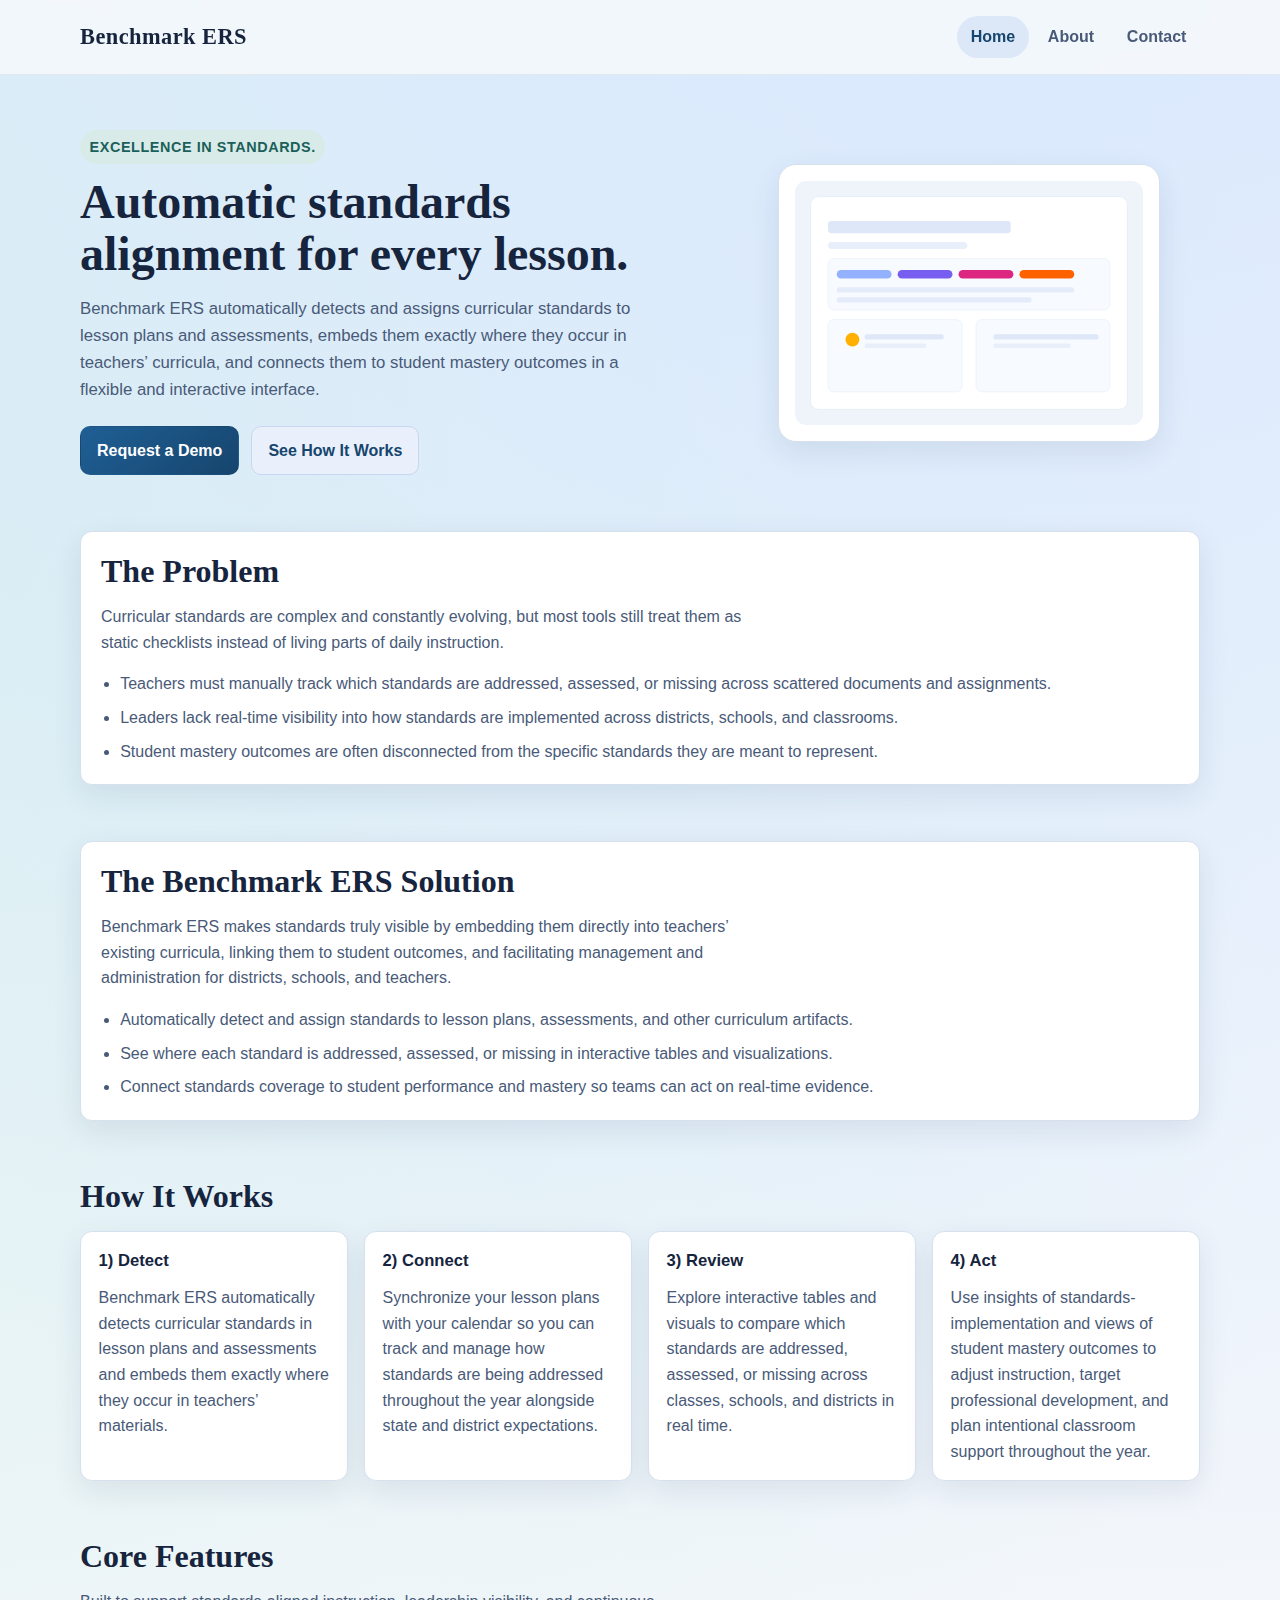
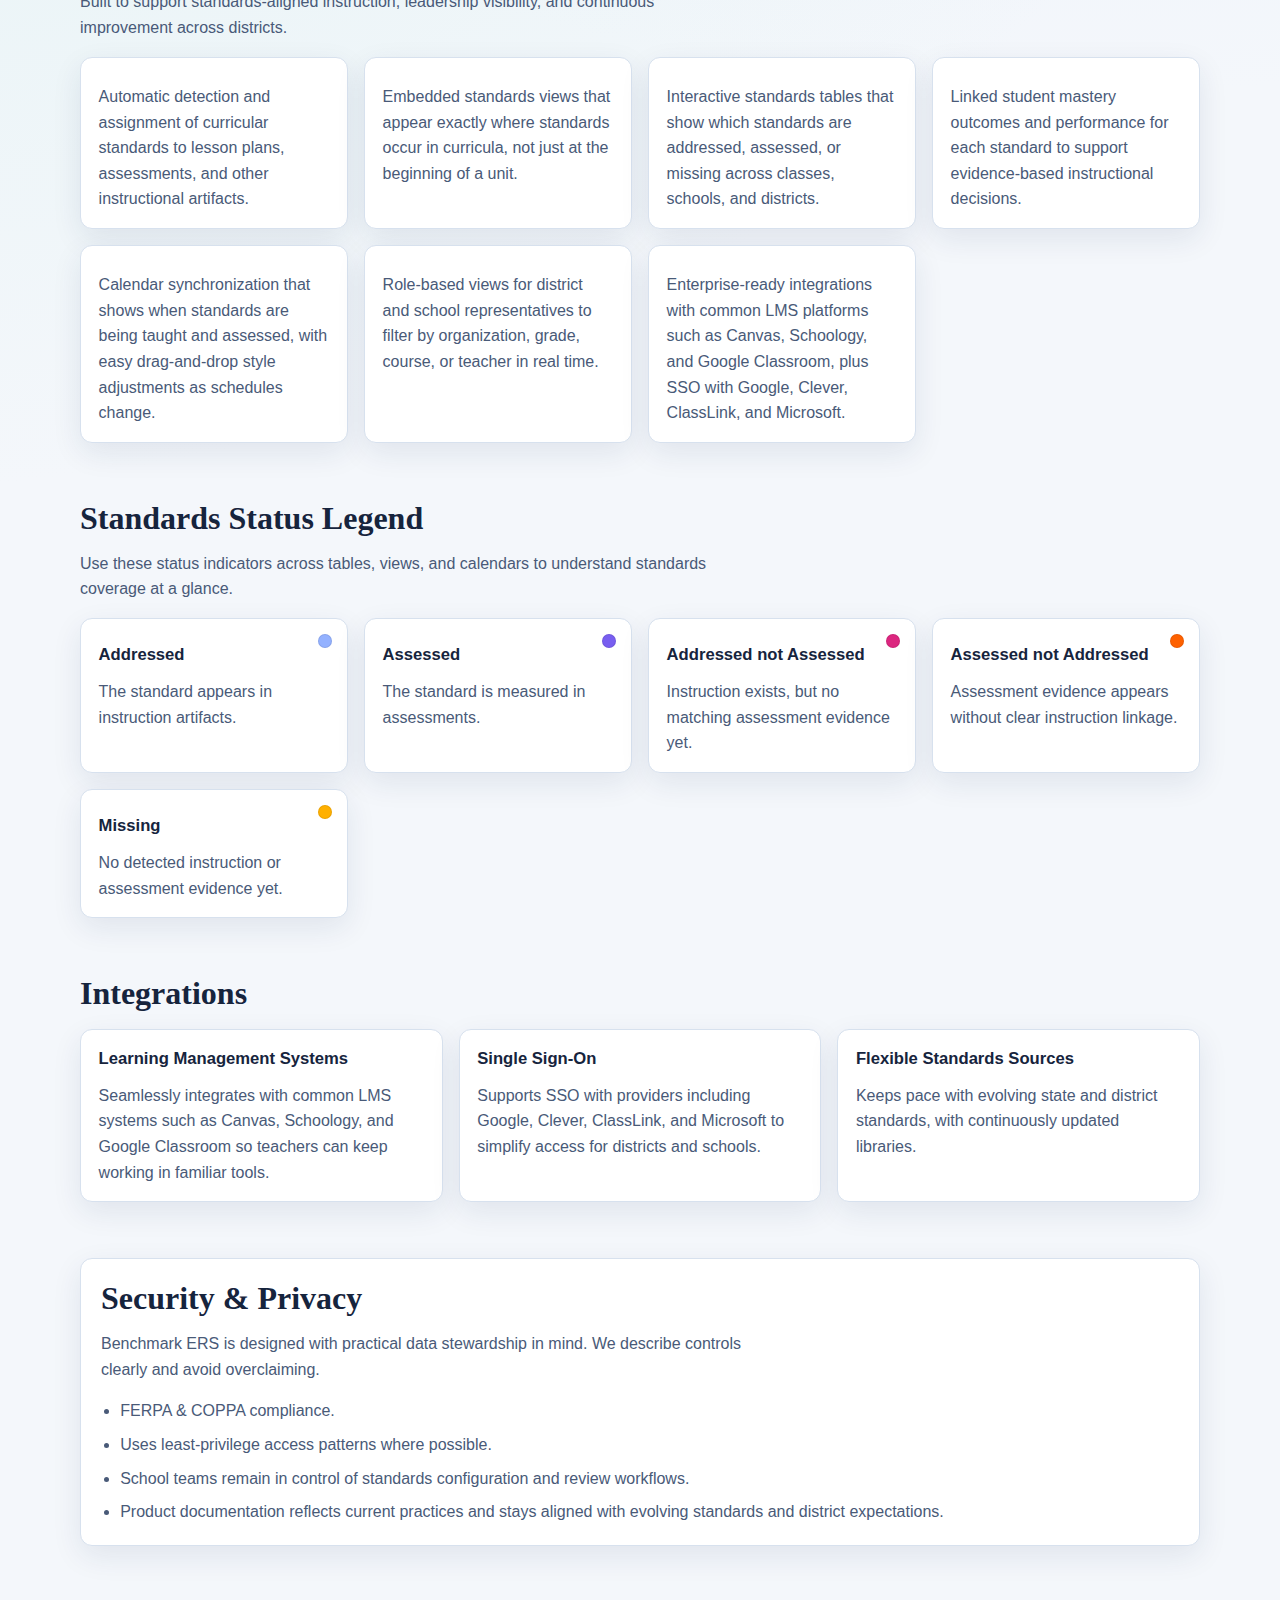
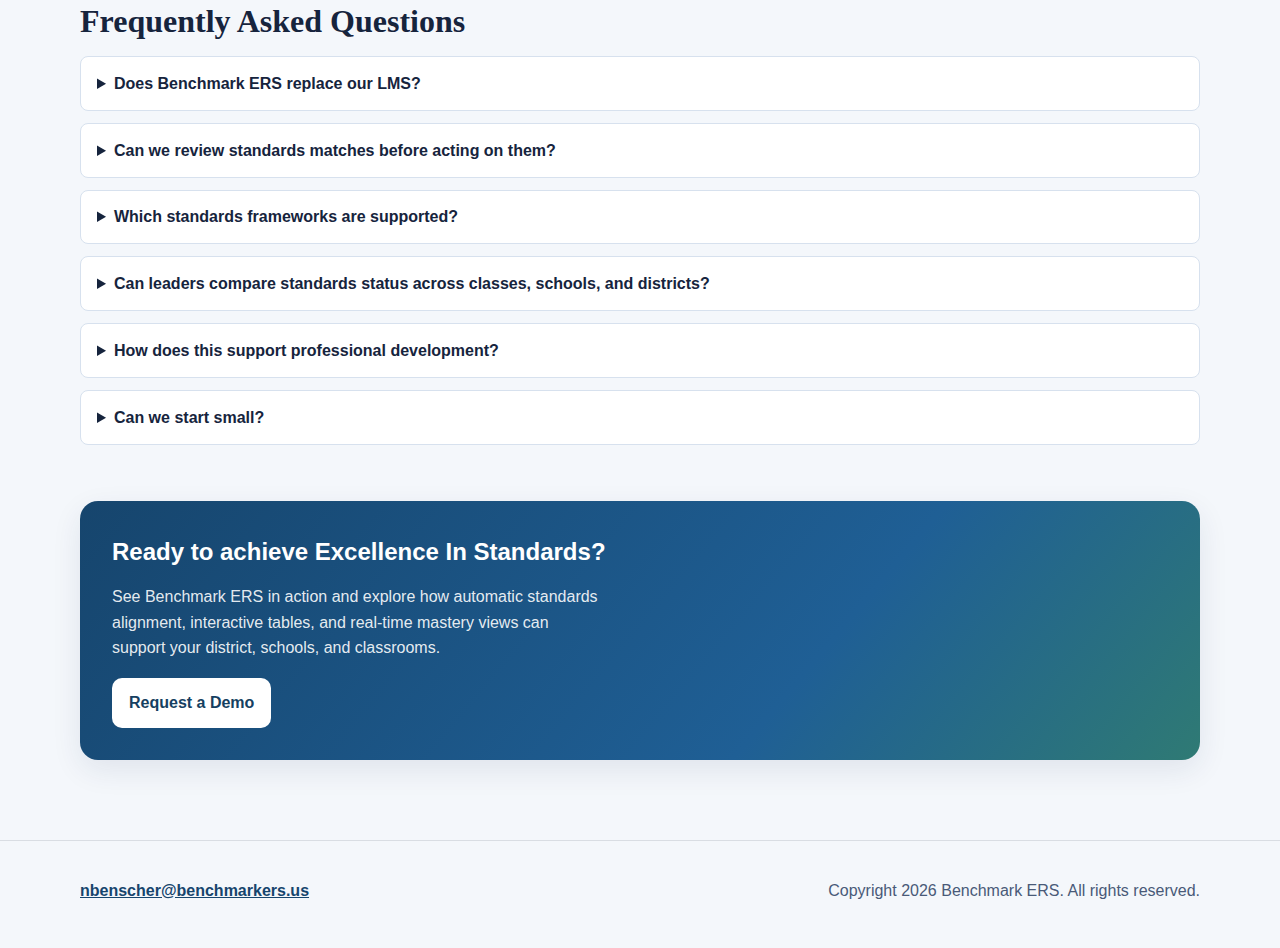
<file: index.html>
<!doctype html>
<html lang="en">
  <head>
    <meta charset="utf-8">
    <meta name="viewport" content="width=device-width, initial-scale=1">
    <title>Benchmark ERS</title>
    <link rel="stylesheet" href="assets/styles.css">
    <script src="content/siteCopy.js" defer></script>
    <script src="assets/main.js" defer></script>
  </head>
  <body data-page="home">
    <header class="site-header">
      <div class="container nav-wrap">
        <a class="brand" href="index.html" data-copy="shared.brand.name"></a>
        <nav class="site-nav" data-copy-aria-label="shared.nav.ariaLabel">
          <a class="nav-link" href="index.html" data-nav="home" data-copy="shared.nav.home"></a>
          <a class="nav-link" href="about.html" data-nav="about" data-copy="shared.nav.about"></a>
          <a class="nav-link" href="contact.html" data-nav="contact" data-copy="shared.nav.contact"></a>
        </nav>
      </div>
    </header>

    <main id="home-page" class="container">
      <section class="hero">
        <div class="hero-wrap">
          <div class="hero-content">
            <p class="eyebrow" data-copy="home.hero.eyebrow"></p>
            <h1 data-copy="home.hero.title"></h1>
            <p class="hero-subhead" data-copy="home.hero.subhead"></p>
            <div class="button-row">
              <a class="button primary" href="contact.html" data-copy="home.hero.primaryCta"></a>
              <a class="button secondary" href="#how-it-works" data-copy="home.hero.secondaryCta"></a>
            </div>
          </div>
          <figure class="hero-media">
            <img src="assets/img/dashboard-placeholder.svg" data-copy-alt="home.hero.imageAlt" alt="">
          </figure>
        </div>
      </section>

      <section class="section list-panel" aria-labelledby="problem-heading">
        <h2 id="problem-heading" data-copy="home.problem.title"></h2>
        <p class="section-intro" data-copy="home.problem.intro"></p>
        <ul class="text-list" id="problem-points"></ul>
      </section>

      <section class="section list-panel" aria-labelledby="solution-heading">
        <h2 id="solution-heading" data-copy="home.solution.title"></h2>
        <p class="section-intro" data-copy="home.solution.intro"></p>
        <ul class="text-list" id="solution-points"></ul>
      </section>

      <section class="section" id="how-it-works" aria-labelledby="how-heading">
        <h2 id="how-heading" data-copy="home.howItWorks.title"></h2>
        <ol class="steps-grid" id="how-steps"></ol>
      </section>

      <section class="section" aria-labelledby="features-heading">
        <h2 id="features-heading" data-copy="home.features.title"></h2>
        <p class="section-intro" data-copy="home.features.intro"></p>
        <div class="feature-grid" id="features-grid"></div>
      </section>

      <section class="section" aria-labelledby="legend-heading">
        <h2 id="legend-heading" data-copy="home.legend.title"></h2>
        <p class="section-intro" data-copy="home.legend.intro"></p>
        <div class="legend-grid" id="legend-grid"></div>
      </section>

      <section class="section" aria-labelledby="integrations-heading">
        <h2 id="integrations-heading" data-copy="home.integrations.title"></h2>
        <div class="integration-grid" id="integrations-grid"></div>
      </section>

      <section class="section list-panel" aria-labelledby="security-heading">
        <h2 id="security-heading" data-copy="home.security.title"></h2>
        <p class="section-intro" data-copy="home.security.intro"></p>
        <ul class="text-list" id="security-points"></ul>
      </section>

      <section class="section" aria-labelledby="faq-heading">
        <h2 id="faq-heading" data-copy="home.faq.title"></h2>
        <div class="faq-list" id="faq-list"></div>
      </section>

      <section class="cta-band" aria-labelledby="final-cta-heading">
        <h2 id="final-cta-heading" data-copy="home.finalCta.title"></h2>
        <p data-copy="home.finalCta.body"></p>
        <a class="button" href="contact.html" data-copy="home.finalCta.button"></a>
      </section>
    </main>

    <footer class="site-footer">
      <div class="container footer-wrap">
        <a class="footer-email" data-copy="shared.contact.emailLabel" data-copy-href="shared.contact.emailHref"></a>
        <p>
          <span data-copy="shared.footer.copyrightPrefix"></span>
          <span data-current-year></span>
          <span data-copy="shared.brand.name"></span>.
          <span data-copy="shared.footer.rights"></span>
        </p>
      </div>
    </footer>
  </body>
</html>
</file>
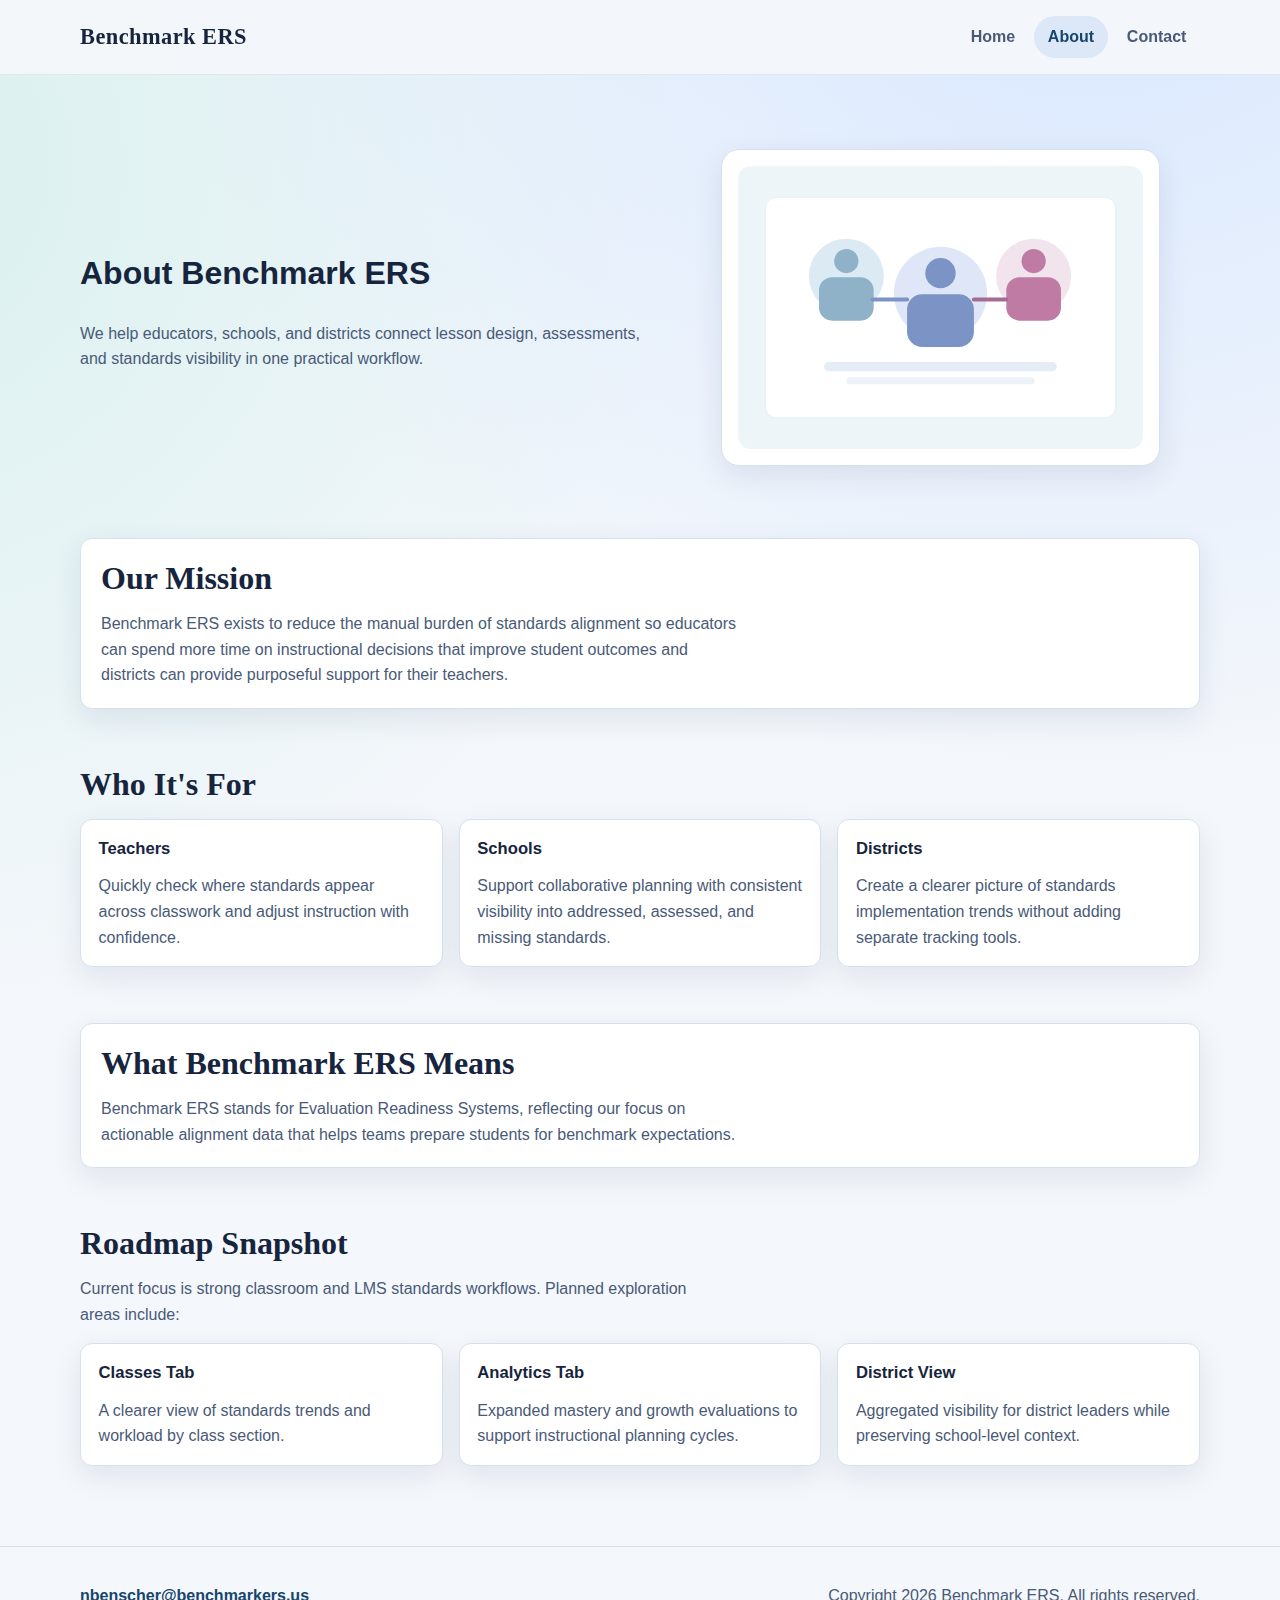
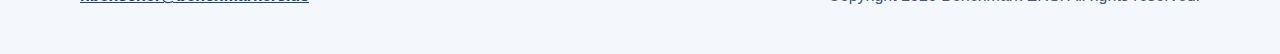
<file: about.html>
<!doctype html>
<html lang="en">
  <head>
    <meta charset="utf-8">
    <meta name="viewport" content="width=device-width, initial-scale=1">
    <title>About Benchmark ERS</title>
    <link rel="stylesheet" href="assets/styles.css">
    <script src="content/siteCopy.js" defer></script>
    <script src="assets/main.js" defer></script>
  </head>
  <body data-page="about">
    <header class="site-header">
      <div class="container nav-wrap">
        <a class="brand" href="index.html" data-copy="shared.brand.name"></a>
        <nav class="site-nav" data-copy-aria-label="shared.nav.ariaLabel">
          <a class="nav-link" href="index.html" data-nav="home" data-copy="shared.nav.home"></a>
          <a class="nav-link" href="about.html" data-nav="about" data-copy="shared.nav.about"></a>
          <a class="nav-link" href="contact.html" data-nav="contact" data-copy="shared.nav.contact"></a>
        </nav>
      </div>
    </header>

    <main id="about-page" class="container">
      <section class="about-hero" aria-labelledby="about-hero-heading">
        <div class="about-hero-wrap">
          <div class="about-text">
            <h1 id="about-hero-heading" data-copy="about.hero.title"></h1>
            <p data-copy="about.hero.subhead"></p>
          </div>
          <figure class="hero-media">
            <img src="assets/img/collaboration-placeholder.svg" data-copy-alt="about.hero.imageAlt" alt="">
          </figure>
        </div>
      </section>

      <section class="section list-panel" aria-labelledby="mission-heading">
        <h2 id="mission-heading" data-copy="about.mission.title"></h2>
        <p class="section-intro" data-copy="about.mission.body"></p>
      </section>

      <section class="section" aria-labelledby="for-who-heading">
        <h2 id="for-who-heading" data-copy="about.forWho.title"></h2>
        <div class="audience-grid" id="about-audience-grid"></div>
      </section>

      <section class="section list-panel" aria-labelledby="name-meaning-heading">
        <h2 id="name-meaning-heading" data-copy="about.nameMeaning.title"></h2>
        <p class="section-intro" data-copy="about.nameMeaning.body"></p>
      </section>

      <section class="section" aria-labelledby="roadmap-heading">
        <h2 id="roadmap-heading" data-copy="about.roadmap.title"></h2>
        <p class="section-intro" data-copy="about.roadmap.intro"></p>
        <ul class="roadmap-list" id="roadmap-list"></ul>
      </section>
    </main>

    <footer class="site-footer">
      <div class="container footer-wrap">
        <a class="footer-email" data-copy="shared.contact.emailLabel" data-copy-href="shared.contact.emailHref"></a>
        <p>
          <span data-copy="shared.footer.copyrightPrefix"></span>
          <span data-current-year></span>
          <span data-copy="shared.brand.name"></span>.
          <span data-copy="shared.footer.rights"></span>
        </p>
      </div>
    </footer>
  </body>
</html>
</file>
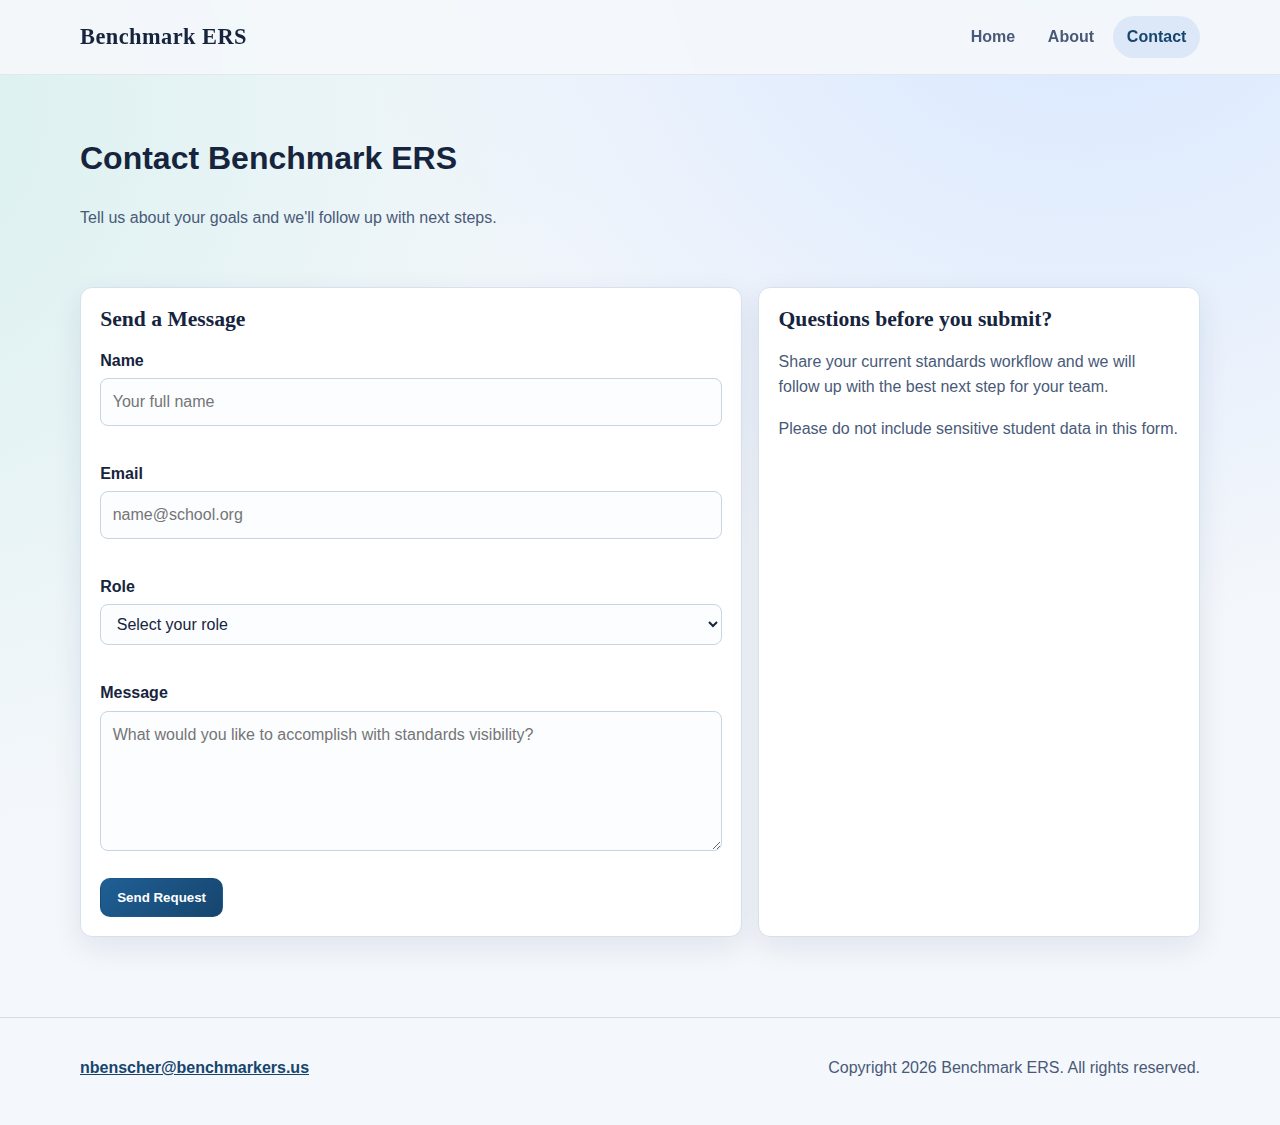
<file: contact.html>
<!doctype html>
<html lang="en">
  <head>
    <meta charset="utf-8">
    <meta name="viewport" content="width=device-width, initial-scale=1">
    <title>Contact Benchmark ERS</title>
    <link rel="stylesheet" href="assets/styles.css">
    <script src="content/siteCopy.js" defer></script>
    <script src="assets/main.js" defer></script>
  </head>
  <body data-page="contact">
    <header class="site-header">
      <div class="container nav-wrap">
        <a class="brand" href="index.html" data-copy="shared.brand.name"></a>
        <nav class="site-nav" data-copy-aria-label="shared.nav.ariaLabel">
          <a class="nav-link" href="index.html" data-nav="home" data-copy="shared.nav.home"></a>
          <a class="nav-link" href="about.html" data-nav="about" data-copy="shared.nav.about"></a>
          <a class="nav-link" href="contact.html" data-nav="contact" data-copy="shared.nav.contact"></a>
        </nav>
      </div>
    </header>

    <main id="contact-page" class="container">
      <section class="contact-hero" aria-labelledby="contact-hero-heading">
        <h1 id="contact-hero-heading" data-copy="contact.hero.title"></h1>
        <p class="contact-intro" data-copy="contact.hero.subhead"></p>
      </section>

      <section class="section" aria-labelledby="contact-form-heading">
        <div class="contact-layout">
          <article class="form-card">
            <h2 id="contact-form-heading" data-copy="contact.form.title"></h2>
            <form id="contact-form" novalidate>
              <div class="form-field">
                <label for="name" data-copy="contact.form.nameLabel"></label>
                <input id="name" name="name" type="text" required data-copy-placeholder="contact.form.namePlaceholder">
                <p class="form-error" id="error-name" aria-live="polite"></p>
              </div>

              <div class="form-field">
                <label for="email" data-copy="contact.form.emailLabel"></label>
                <input id="email" name="email" type="email" required data-copy-placeholder="contact.form.emailPlaceholder">
                <p class="form-error" id="error-email" aria-live="polite"></p>
              </div>

              <div class="form-field">
                <label for="role" data-copy="contact.form.roleLabel"></label>
                <select id="role" name="role" required>
                  <option value="" selected disabled data-copy="contact.form.rolePlaceholder"></option>
                </select>
                <p class="form-error" id="error-role" aria-live="polite"></p>
              </div>

              <div class="form-field">
                <label for="message" data-copy="contact.form.messageLabel"></label>
                <textarea id="message" name="message" required data-copy-placeholder="contact.form.messagePlaceholder"></textarea>
                <p class="form-error" id="error-message" aria-live="polite"></p>
              </div>

              <button class="button primary" type="submit" data-copy="contact.form.submitLabel"></button>
            </form>

            <div id="form-feedback" class="form-feedback hidden" role="status" aria-live="polite">
              <p id="feedback-message" data-copy="contact.form.successMessage"></p>
              <p>
                <span data-copy="contact.form.fallbackPrefix"></span>
                <a id="mailto-fallback" href="#" data-copy="contact.form.fallbackLinkLabel"></a>
              </p>
            </div>
          </article>

          <aside class="side-card" aria-labelledby="side-panel-heading">
            <h2 id="side-panel-heading" data-copy="contact.sidePanel.title"></h2>
            <p data-copy="contact.sidePanel.body"></p>
            <p data-copy="contact.sidePanel.privacyNote"></p>
          </aside>
        </div>
      </section>
    </main>

    <footer class="site-footer">
      <div class="container footer-wrap">
        <a class="footer-email" data-copy="shared.contact.emailLabel" data-copy-href="shared.contact.emailHref"></a>
        <p>
          <span data-copy="shared.footer.copyrightPrefix"></span>
          <span data-current-year></span>
          <span data-copy="shared.brand.name"></span>.
          <span data-copy="shared.footer.rights"></span>
        </p>
      </div>
    </footer>
  </body>
</html>
</file>
<file: assets/styles.css>
:root {
  --status-addressed: #93B1FF;
  --status-assessed: #785EF0;
  --status-addressed-not-assessed: #DC267F;
  --status-assessed-not-addressed: #FE6100;
  --status-missing: #FFB000;

  --bg: #f4f7fb;
  --bg-soft: #e8eef8;
  --surface: #ffffff;
  --ink: #16243d;
  --muted: #495a78;
  --brand: #1f5f95;
  --brand-dark: #16456d;
  --accent: #2f7a74;
  --border: #d7e1ee;
  --shadow: 0 10px 30px rgba(17, 46, 89, 0.09);

  --radius-lg: 18px;
  --radius-md: 12px;
  --radius-sm: 8px;

  --container: 1120px;
}

* {
  box-sizing: border-box;
}

html {
  scroll-behavior: smooth;
}

body {
  margin: 0;
  font-family: "Trebuchet MS", "Lucida Sans Unicode", "Lucida Grande", sans-serif;
  color: var(--ink);
  background:
    radial-gradient(circle at 85% -10%, #d6e6ff 0%, rgba(214, 230, 255, 0) 45%),
    radial-gradient(circle at -10% 10%, #d9f0ef 0%, rgba(217, 240, 239, 0) 42%),
    var(--bg);
  line-height: 1.6;
}

a {
  color: inherit;
}

img {
  max-width: 100%;
  display: block;
}

.container {
  width: min(var(--container), calc(100% - 2.5rem));
  margin-inline: auto;
}

.site-header {
  position: sticky;
  top: 0;
  z-index: 20;
  border-bottom: 1px solid rgba(22, 36, 61, 0.08);
  background: rgba(244, 247, 251, 0.92);
  backdrop-filter: blur(8px);
}

.nav-wrap {
  min-height: 74px;
  display: flex;
  align-items: center;
  justify-content: space-between;
  gap: 1.25rem;
}

.brand {
  text-decoration: none;
  font-family: "Palatino Linotype", "Book Antiqua", Palatino, serif;
  font-size: 1.4rem;
  letter-spacing: 0.02em;
  font-weight: 700;
}

.site-nav {
  display: flex;
  align-items: center;
  gap: 0.35rem;
}

.nav-link {
  text-decoration: none;
  padding: 0.52rem 0.85rem;
  border-radius: 999px;
  color: var(--muted);
  font-weight: 600;
}

.nav-link:hover,
.nav-link:focus-visible {
  color: var(--ink);
  background: #e3ecfa;
}

.nav-link.active {
  background: #dce7f8;
  color: var(--brand-dark);
}

main {
  padding-block: 2.2rem 3rem;
}

.section {
  margin-top: 3.5rem;
}

.section h2 {
  font-family: "Palatino Linotype", "Book Antiqua", Palatino, serif;
  font-size: clamp(1.6rem, 2.8vw, 2rem);
  line-height: 1.2;
  margin: 0;
}

.section-intro {
  margin: 0.85rem 0 0;
  color: var(--muted);
  max-width: 72ch;
}

.hero {
  margin-top: 1.25rem;
}

.hero-wrap {
  display: grid;
  grid-template-columns: 1.15fr 0.85fr;
  gap: 2rem;
  align-items: center;
}

.hero-content h1 {
  font-family: "Palatino Linotype", "Book Antiqua", Palatino, serif;
  font-size: clamp(2rem, 5vw, 3rem);
  line-height: 1.08;
  margin: 0;
}

.eyebrow {
  display: inline-block;
  margin: 0 0 0.75rem;
  background: #d9ebe9;
  color: #1b5f5a;
  font-size: 0.9rem;
  letter-spacing: 0.04em;
  text-transform: uppercase;
  padding: 0.35rem 0.6rem;
  border-radius: 999px;
  font-weight: 700;
}

.hero-subhead {
  margin: 1rem 0 0;
  font-size: 1.05rem;
  color: var(--muted);
  max-width: 60ch;
}

.button-row {
  display: flex;
  flex-wrap: wrap;
  gap: 0.75rem;
  margin-top: 1.4rem;
}

.button {
  border: 1px solid transparent;
  border-radius: 10px;
  padding: 0.68rem 1rem;
  display: inline-flex;
  align-items: center;
  justify-content: center;
  gap: 0.5rem;
  text-decoration: none;
  font-weight: 700;
  transition: transform 0.18s ease, background 0.2s ease, border-color 0.2s ease;
}

.button.primary {
  background: linear-gradient(140deg, var(--brand), var(--brand-dark));
  color: #fff;
}

.button.secondary {
  background: #e9f0fb;
  border-color: #c8d7f1;
  color: var(--brand-dark);
}

.button:hover,
.button:focus-visible {
  transform: translateY(-1px);
}

.hero-media {
  background: var(--surface);
  border: 1px solid var(--border);
  border-radius: var(--radius-lg);
  box-shadow: var(--shadow);
  padding: 1rem;
}

.list-panel {
  background: var(--surface);
  border: 1px solid var(--border);
  border-radius: var(--radius-md);
  box-shadow: var(--shadow);
  padding: 1.25rem;
}

.text-list {
  margin: 1rem 0 0;
  padding-left: 1.2rem;
  color: var(--muted);
}

.text-list li + li {
  margin-top: 0.5rem;
}

.steps-grid,
.feature-grid,
.legend-grid,
.integration-grid,
.audience-grid,
.roadmap-list {
  list-style: none;
  margin: 1rem 0 0;
  padding: 0;
  display: grid;
  gap: 1rem;
}

.steps-grid {
  grid-template-columns: repeat(auto-fit, minmax(220px, 1fr));
}

.feature-grid {
  grid-template-columns: repeat(auto-fit, minmax(250px, 1fr));
}

.legend-grid,
.integration-grid,
.audience-grid,
.roadmap-list {
  grid-template-columns: repeat(auto-fit, minmax(230px, 1fr));
}

.step-card,
.feature-card,
.legend-card,
.integration-card,
.audience-card,
.roadmap-item {
  background: var(--surface);
  border: 1px solid var(--border);
  border-radius: var(--radius-md);
  box-shadow: var(--shadow);
  padding: 1rem 1.1rem;
}

.step-card h3,
.legend-card h3,
.integration-card h3,
.audience-card h3,
.roadmap-item h3 {
  margin: 0;
  font-size: 1.04rem;
}

.step-card p,
.feature-card p,
.legend-card p,
.integration-card p,
.audience-card p,
.roadmap-item p {
  margin: 0.65rem 0 0;
  color: var(--muted);
}

.legend-card {
  position: relative;
  padding-top: 1.45rem;
}

.status-swatch {
  position: absolute;
  top: 0.95rem;
  right: 0.95rem;
  width: 14px;
  height: 14px;
  border-radius: 50%;
  border: 1px solid rgba(0, 0, 0, 0.08);
}

.status-addressed {
  background: var(--status-addressed);
}

.status-assessed {
  background: var(--status-assessed);
}

.status-addressed-not-assessed {
  background: var(--status-addressed-not-assessed);
}

.status-assessed-not-addressed {
  background: var(--status-assessed-not-addressed);
}

.status-missing {
  background: var(--status-missing);
}

.faq-list {
  margin-top: 1rem;
  display: grid;
  gap: 0.75rem;
}

.faq-item {
  background: var(--surface);
  border: 1px solid var(--border);
  border-radius: var(--radius-sm);
  padding: 0.85rem 1rem;
}

.faq-item summary {
  cursor: pointer;
  font-weight: 700;
}

.faq-item p {
  margin: 0.65rem 0 0;
  color: var(--muted);
}

.cta-band {
  margin-top: 3.5rem;
  background: linear-gradient(130deg, #16456d, #1f5f95 65%, #2f7a74);
  color: #fff;
  border-radius: var(--radius-lg);
  padding: 2rem;
  box-shadow: var(--shadow);
}

.cta-band h2 {
  margin: 0;
}

.cta-band p {
  margin: 0.8rem 0 0;
  color: rgba(255, 255, 255, 0.9);
  max-width: 55ch;
}

.cta-band .button {
  margin-top: 1.1rem;
  background: #fff;
  color: #163f61;
}

.about-hero,
.contact-hero {
  margin-top: 1.4rem;
}

.about-hero-wrap {
  display: grid;
  grid-template-columns: 1fr 0.9fr;
  align-items: center;
  gap: 1.5rem;
}

.about-text p,
.contact-intro {
  margin-top: 0.9rem;
  color: var(--muted);
}

.contact-layout {
  display: grid;
  grid-template-columns: 1.2fr 0.8fr;
  gap: 1rem;
}

.form-card,
.side-card {
  background: var(--surface);
  border: 1px solid var(--border);
  border-radius: var(--radius-md);
  box-shadow: var(--shadow);
  padding: 1.2rem;
}

.form-card h2,
.side-card h2 {
  margin: 0;
  font-size: 1.35rem;
}

.form-field {
  margin-top: 0.95rem;
}

.form-field label {
  display: block;
  font-weight: 700;
  margin-bottom: 0.3rem;
}

.form-field input,
.form-field select,
.form-field textarea {
  width: 100%;
  border-radius: var(--radius-sm);
  border: 1px solid #c8d3e4;
  background: #fbfdff;
  color: var(--ink);
  padding: 0.62rem 0.72rem;
  font: inherit;
}

.form-field textarea {
  min-height: 140px;
  resize: vertical;
}

.form-field input:focus,
.form-field select:focus,
.form-field textarea:focus,
.button:focus-visible,
.nav-link:focus-visible {
  outline: 2px solid #2f7a74;
  outline-offset: 2px;
}

.form-error {
  min-height: 1em;
  color: #b10037;
  margin: 0.35rem 0 0;
  font-size: 0.9rem;
}

.form-feedback {
  margin-top: 1rem;
  border-radius: var(--radius-sm);
  border: 1px solid #b9e1d2;
  background: #ecfaf3;
  color: #175a44;
  padding: 0.75rem;
}

.form-feedback p {
  margin: 0;
}

.form-feedback p + p {
  margin-top: 0.5rem;
}

.form-feedback.error {
  border-color: #f0c2cf;
  background: #fff1f5;
  color: #8e1338;
}

.hidden {
  display: none;
}

.block {
  width: 100%;
}

.side-card p {
  color: var(--muted);
}

.button[disabled] {
  opacity: 0.68;
  cursor: not-allowed;
  transform: none;
}

.site-footer {
  border-top: 1px solid rgba(22, 36, 61, 0.12);
  padding: 1.3rem 0 1.8rem;
  margin-top: 2rem;
}

.footer-wrap {
  display: flex;
  flex-wrap: wrap;
  align-items: center;
  justify-content: space-between;
  gap: 0.8rem;
  color: var(--muted);
}

.footer-email {
  color: var(--brand-dark);
  font-weight: 700;
}

@media (max-width: 920px) {
  .hero-wrap,
  .about-hero-wrap,
  .contact-layout {
    grid-template-columns: 1fr;
  }

  .site-nav {
    gap: 0.2rem;
  }
}

@media (max-width: 640px) {
  .container {
    width: min(var(--container), calc(100% - 1.5rem));
  }

  .nav-wrap {
    flex-direction: column;
    justify-content: center;
    padding: 0.7rem 0;
    min-height: 0;
  }

  main {
    padding-top: 1.5rem;
  }

  .section {
    margin-top: 2.6rem;
  }

  .cta-band {
    padding: 1.4rem;
  }
}
</file>
